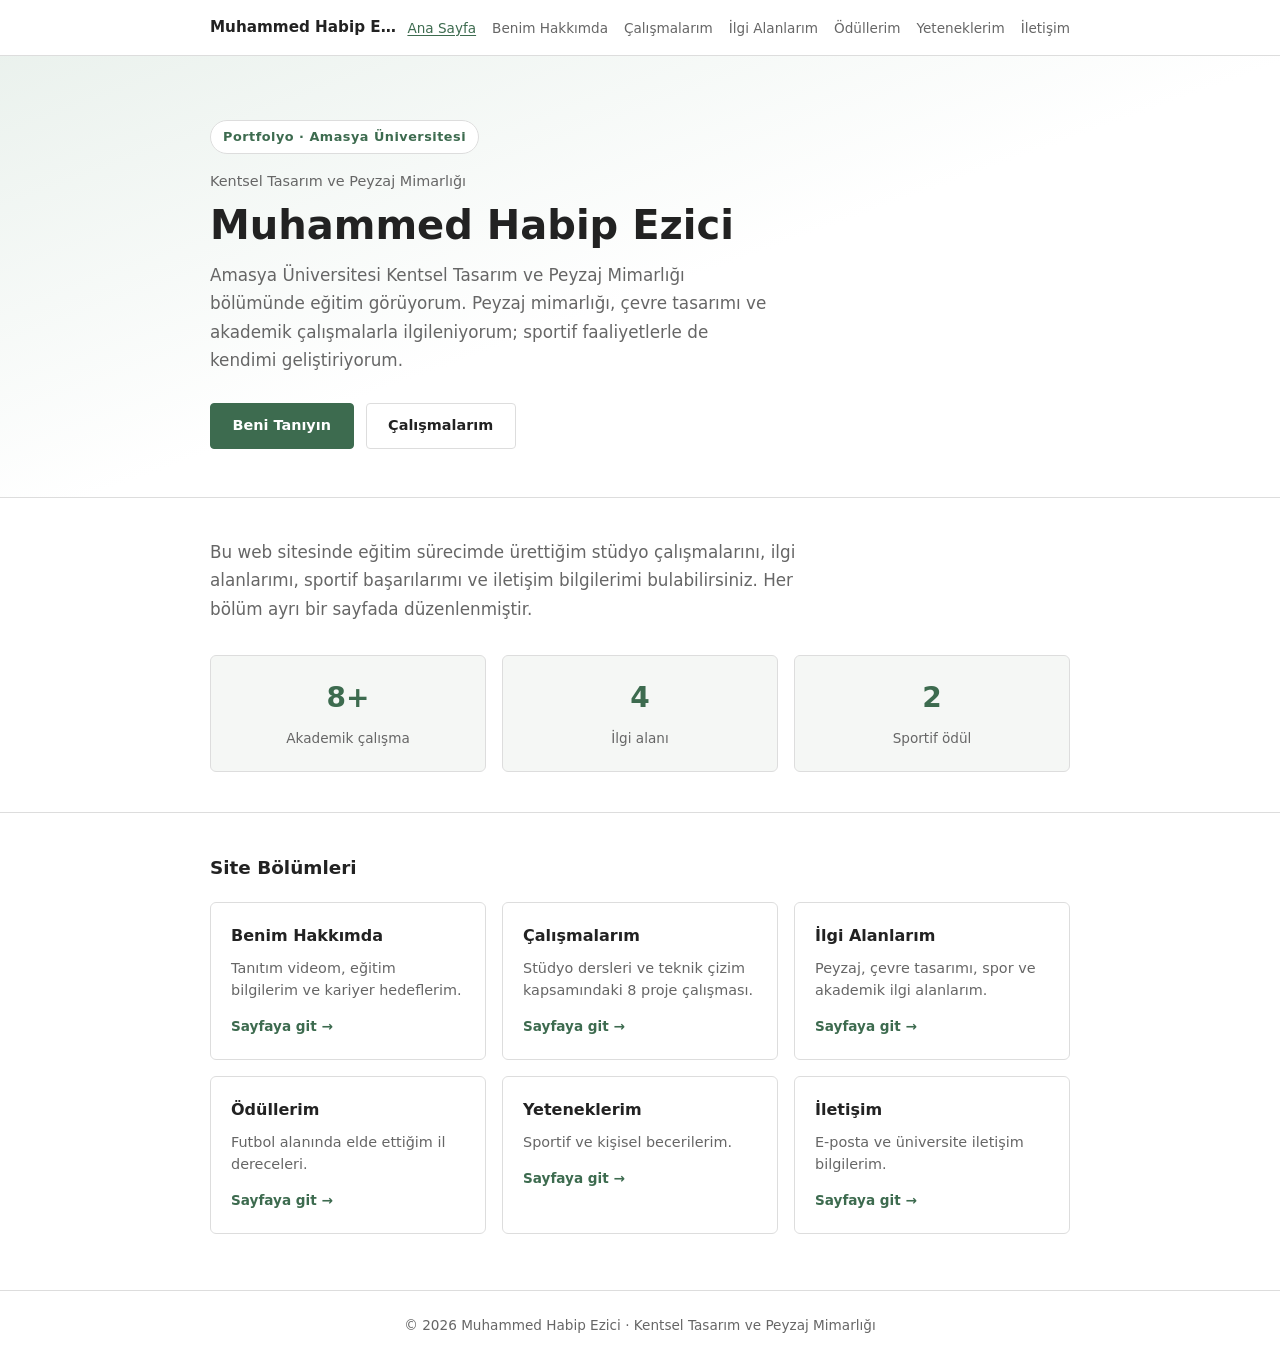
<file: index.html>
<!DOCTYPE html>
<html lang="tr">
<head>
  <meta charset="UTF-8">
  <meta name="viewport" content="width=device-width, initial-scale=1.0">
  <meta name="description" content="Muhammed Habip Ezici - Kentsel Tasarım ve Peyzaj Mimarlığı öğrencisi portfolyo sitesi">
  <title>Ana Sayfa | Muhammed Habip Ezici</title>
  <link rel="stylesheet" href="css/style.css">
</head>
<body class="page-home">

  <header class="header">
    <nav class="nav" aria-label="Ana navigasyon">
      <a href="index.html" class="nav__logo">Muhammed Habip Ezici</a>
      <input type="checkbox" id="nav-check" class="nav__checkbox">
      <label for="nav-check" class="nav__toggle">
        <span class="nav__toggle-bars" aria-hidden="true"><span></span><span></span><span></span></span>
        <span>Menü</span>
      </label>
      <div class="nav__backdrop" id="nav-backdrop"></div>
      <ul class="nav__menu">
        <li><a href="index.html" class="nav__link">Ana Sayfa</a></li>
        <li><a href="hakkimda.html" class="nav__link">Benim Hakkımda</a></li>
        <li><a href="calismalarim.html" class="nav__link">Çalışmalarım</a></li>
        <li><a href="ilgi-alanlarim.html" class="nav__link">İlgi Alanlarım</a></li>
        <li><a href="odullerim.html" class="nav__link">Ödüllerim</a></li>
        <li><a href="yeteneklerim.html" class="nav__link">Yeteneklerim</a></li>
        <li><a href="iletisim.html" class="nav__link">İletişim</a></li>
      </ul>
    </nav>
  </header>

  <main>
    <section class="hero hero--home">
      <div class="container">
        <p class="hero__badge anim">Portfolyo · Amasya Üniversitesi</p>
        <p class="hero__subtitle anim anim--1">Kentsel Tasarım ve Peyzaj Mimarlığı</p>
        <h1 class="hero__title anim anim--2">Muhammed Habip Ezici</h1>
        <p class="hero__desc anim anim--3">
          Amasya Üniversitesi Kentsel Tasarım ve Peyzaj Mimarlığı bölümünde eğitim görüyorum. Peyzaj mimarlığı, çevre tasarımı ve akademik çalışmalarla ilgileniyorum; sportif faaliyetlerle de kendimi geliştiriyorum.
        </p>
        <div class="hero__actions anim anim--4">
          <a href="hakkimda.html" class="btn btn--primary">Beni Tanıyın</a>
          <a href="calismalarim.html" class="btn btn--outline">Çalışmalarım</a>
        </div>
      </div>
    </section>

    <section class="home-intro">
      <div class="container">
        <p class="home-intro__text anim">
          Bu web sitesinde eğitim sürecimde ürettiğim stüdyo çalışmalarını, ilgi alanlarımı, sportif başarılarımı ve iletişim bilgilerimi bulabilirsiniz. Her bölüm ayrı bir sayfada düzenlenmiştir.
        </p>
        <ul class="home-stats">
          <li class="home-stat anim">
            <span class="home-stat__num">8+</span>
            <span class="home-stat__label">Akademik çalışma</span>
          </li>
          <li class="home-stat anim">
            <span class="home-stat__num">4</span>
            <span class="home-stat__label">İlgi alanı</span>
          </li>
          <li class="home-stat anim">
            <span class="home-stat__num">2</span>
            <span class="home-stat__label">Sportif ödül</span>
          </li>
        </ul>
      </div>
    </section>

    <section class="home-cards">
      <div class="container">
        <h2 class="home-cards__title">Site Bölümleri</h2>
        <div class="card-grid">

          <a href="hakkimda.html" class="home-card anim">
            <h3>Benim Hakkımda</h3>
            <p>Tanıtım videom, eğitim bilgilerim ve kariyer hedeflerim.</p>
            <span class="home-card__link">Sayfaya git →</span>
          </a>

          <a href="calismalarim.html" class="home-card anim">
            <h3>Çalışmalarım</h3>
            <p>Stüdyo dersleri ve teknik çizim kapsamındaki 8 proje çalışması.</p>
            <span class="home-card__link">Sayfaya git →</span>
          </a>

          <a href="ilgi-alanlarim.html" class="home-card anim">
            <h3>İlgi Alanlarım</h3>
            <p>Peyzaj, çevre tasarımı, spor ve akademik ilgi alanlarım.</p>
            <span class="home-card__link">Sayfaya git →</span>
          </a>

          <a href="odullerim.html" class="home-card anim">
            <h3>Ödüllerim</h3>
            <p>Futbol alanında elde ettiğim il dereceleri.</p>
            <span class="home-card__link">Sayfaya git →</span>
          </a>

          <a href="yeteneklerim.html" class="home-card anim">
            <h3>Yeteneklerim</h3>
            <p>Sportif ve kişisel becerilerim.</p>
            <span class="home-card__link">Sayfaya git →</span>
          </a>

          <a href="iletisim.html" class="home-card anim">
            <h3>İletişim</h3>
            <p>E-posta ve üniversite iletişim bilgilerim.</p>
            <span class="home-card__link">Sayfaya git →</span>
          </a>

        </div>
      </div>
    </section>
  </main>

  <footer class="footer">
    <div class="container">
      <p>&copy; 2026 Muhammed Habip Ezici · Kentsel Tasarım ve Peyzaj Mimarlığı</p>
    </div>
  </footer>

  <script src="js/main.js"></script>
</body>
</html>
</file>
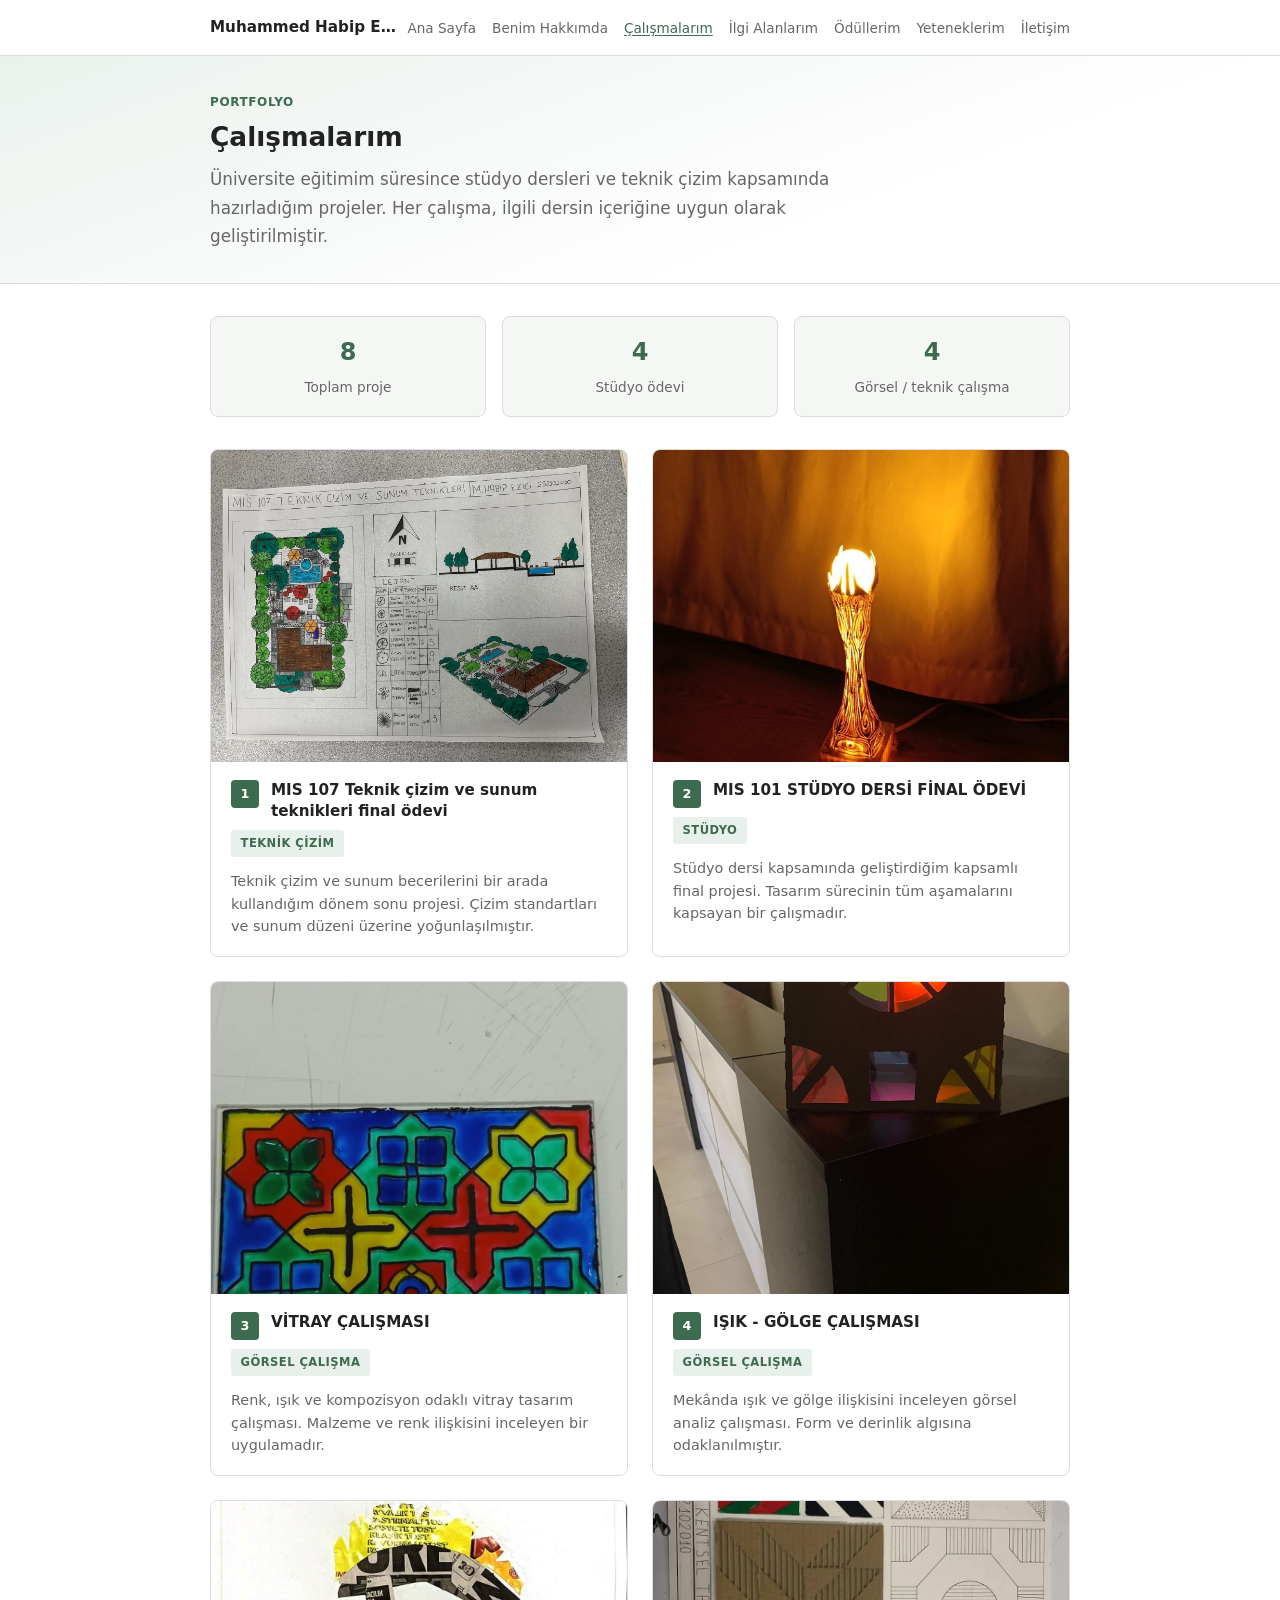
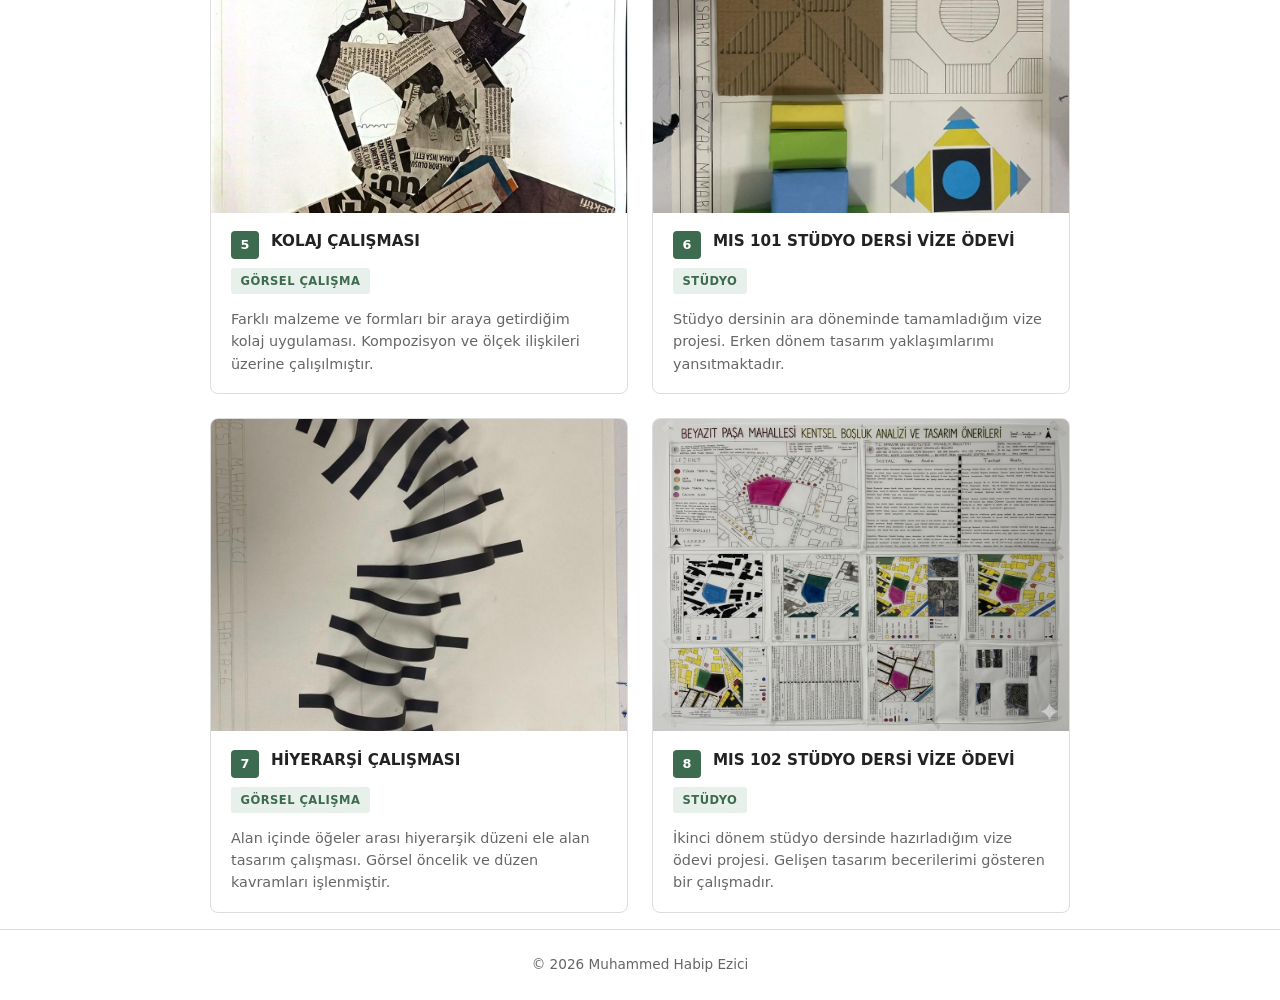
<file: calismalarim.html>
<!DOCTYPE html>
<html lang="tr">
<head>
  <meta charset="UTF-8">
  <meta name="viewport" content="width=device-width, initial-scale=1.0">
  <title>Çalışmalarım | Muhammed Habip Ezici</title>
  <link rel="stylesheet" href="css/style.css">
</head>
<body class="page-inner">

  <header class="header">
    <nav class="nav" aria-label="Ana navigasyon">
      <a href="index.html" class="nav__logo">Muhammed Habip Ezici</a>
      <input type="checkbox" id="nav-check" class="nav__checkbox">
      <label for="nav-check" class="nav__toggle">
        <span class="nav__toggle-bars" aria-hidden="true"><span></span><span></span><span></span></span>
        <span>Menü</span>
      </label>
      <div class="nav__backdrop" id="nav-backdrop"></div>
      <ul class="nav__menu">
        <li><a href="index.html" class="nav__link">Ana Sayfa</a></li>
        <li><a href="hakkimda.html" class="nav__link">Benim Hakkımda</a></li>
        <li><a href="calismalarim.html" class="nav__link">Çalışmalarım</a></li>
        <li><a href="ilgi-alanlarim.html" class="nav__link">İlgi Alanlarım</a></li>
        <li><a href="odullerim.html" class="nav__link">Ödüllerim</a></li>
        <li><a href="yeteneklerim.html" class="nav__link">Yeteneklerim</a></li>
        <li><a href="iletisim.html" class="nav__link">İletişim</a></li>
      </ul>
    </nav>
  </header>

  <div class="page-header">
    <div class="container">
      <span class="page-header__badge">Portfolyo</span>
      <h1 class="section__title">Çalışmalarım</h1>
      <p class="page-lead">Üniversite eğitimim süresince stüdyo dersleri ve teknik çizim kapsamında hazırladığım projeler. Her çalışma, ilgili dersin içeriğine uygun olarak geliştirilmiştir.</p>
    </div>
  </div>

  <main class="page page__content">
    <div class="container">

      <ul class="portfolio__summary">
        <li><strong>8</strong><span>Toplam proje</span></li>
        <li><strong>4</strong><span>Stüdyo ödevi</span></li>
        <li><strong>4</strong><span>Görsel / teknik çalışma</span></li>
      </ul>

      <div class="portfolio__grid">

        <article class="portfolio__item">
          <figure>
            <img src="assets/images/calisma01.jpeg" alt="MIS 107 Teknik çizim ve sunum teknikleri final ödevi" loading="lazy">
            <figcaption>
              <div class="portfolio__item-header">
                <span class="portfolio__num">1</span>
                <h3>MIS 107 Teknik çizim ve sunum teknikleri final ödevi</h3>
              </div>
              <span class="tag">Teknik Çizim</span>
              <p>Teknik çizim ve sunum becerilerini bir arada kullandığım dönem sonu projesi. Çizim standartları ve sunum düzeni üzerine yoğunlaşılmıştır.</p>
            </figcaption>
          </figure>
        </article>

        <article class="portfolio__item">
          <figure>
            <img src="assets/images/calisma02.jpeg" alt="MIS 101 STÜDYO DERSİ FİNAL ÖDEVİ" loading="lazy">
            <figcaption>
              <div class="portfolio__item-header">
                <span class="portfolio__num">2</span>
                <h3>MIS 101 STÜDYO DERSİ FİNAL ÖDEVİ</h3>
              </div>
              <span class="tag">Stüdyo</span>
              <p>Stüdyo dersi kapsamında geliştirdiğim kapsamlı final projesi. Tasarım sürecinin tüm aşamalarını kapsayan bir çalışmadır.</p>
            </figcaption>
          </figure>
        </article>

        <article class="portfolio__item">
          <figure>
            <img src="assets/images/calisma03.jpeg" alt="VİTRAY ÇALIŞMASI" loading="lazy">
            <figcaption>
              <div class="portfolio__item-header">
                <span class="portfolio__num">3</span>
                <h3>VİTRAY ÇALIŞMASI</h3>
              </div>
              <span class="tag">Görsel Çalışma</span>
              <p>Renk, ışık ve kompozisyon odaklı vitray tasarım çalışması. Malzeme ve renk ilişkisini inceleyen bir uygulamadır.</p>
            </figcaption>
          </figure>
        </article>

        <article class="portfolio__item">
          <figure>
            <img src="assets/images/calisma04.jpeg" alt="IŞIK - GÖLGE ÇALIŞMASI" loading="lazy">
            <figcaption>
              <div class="portfolio__item-header">
                <span class="portfolio__num">4</span>
                <h3>IŞIK - GÖLGE ÇALIŞMASI</h3>
              </div>
              <span class="tag">Görsel Çalışma</span>
              <p>Mekânda ışık ve gölge ilişkisini inceleyen görsel analiz çalışması. Form ve derinlik algısına odaklanılmıştır.</p>
            </figcaption>
          </figure>
        </article>

        <article class="portfolio__item">
          <figure>
            <img src="assets/images/calisma05.jpeg" alt="KOLAJ ÇALIŞMASI" loading="lazy">
            <figcaption>
              <div class="portfolio__item-header">
                <span class="portfolio__num">5</span>
                <h3>KOLAJ ÇALIŞMASI</h3>
              </div>
              <span class="tag">Görsel Çalışma</span>
              <p>Farklı malzeme ve formları bir araya getirdiğim kolaj uygulaması. Kompozisyon ve ölçek ilişkileri üzerine çalışılmıştır.</p>
            </figcaption>
          </figure>
        </article>

        <article class="portfolio__item">
          <figure>
            <img src="assets/images/calisma06.jpeg" alt="MIS 101 STÜDYO DERSİ VİZE ÖDEVİ" loading="lazy">
            <figcaption>
              <div class="portfolio__item-header">
                <span class="portfolio__num">6</span>
                <h3>MIS 101 STÜDYO DERSİ VİZE ÖDEVİ</h3>
              </div>
              <span class="tag">Stüdyo</span>
              <p>Stüdyo dersinin ara döneminde tamamladığım vize projesi. Erken dönem tasarım yaklaşımlarımı yansıtmaktadır.</p>
            </figcaption>
          </figure>
        </article>

        <article class="portfolio__item">
          <figure>
            <img src="assets/images/calisma07.jpeg" alt="HİYERARŞİ ÇALIŞMASI" loading="lazy">
            <figcaption>
              <div class="portfolio__item-header">
                <span class="portfolio__num">7</span>
                <h3>HİYERARŞİ ÇALIŞMASI</h3>
              </div>
              <span class="tag">Görsel Çalışma</span>
              <p>Alan içinde öğeler arası hiyerarşik düzeni ele alan tasarım çalışması. Görsel öncelik ve düzen kavramları işlenmiştir.</p>
            </figcaption>
          </figure>
        </article>

        <article class="portfolio__item">
          <figure>
            <img src="assets/images/calisma08.png" alt="MIS 102 STÜDYO DERSİ VİZE ÖDEVİ" loading="lazy">
            <figcaption>
              <div class="portfolio__item-header">
                <span class="portfolio__num">8</span>
                <h3>MIS 102 STÜDYO DERSİ VİZE ÖDEVİ</h3>
              </div>
              <span class="tag">Stüdyo</span>
              <p>İkinci dönem stüdyo dersinde hazırladığım vize ödevi projesi. Gelişen tasarım becerilerimi gösteren bir çalışmadır.</p>
            </figcaption>
          </figure>
        </article>

      </div>
    </div>
  </main>

  <footer class="footer">
    <div class="container">
      <p>&copy; 2026 Muhammed Habip Ezici</p>
    </div>
  </footer>

  <script src="js/main.js"></script>
</body>
</html>
</file>
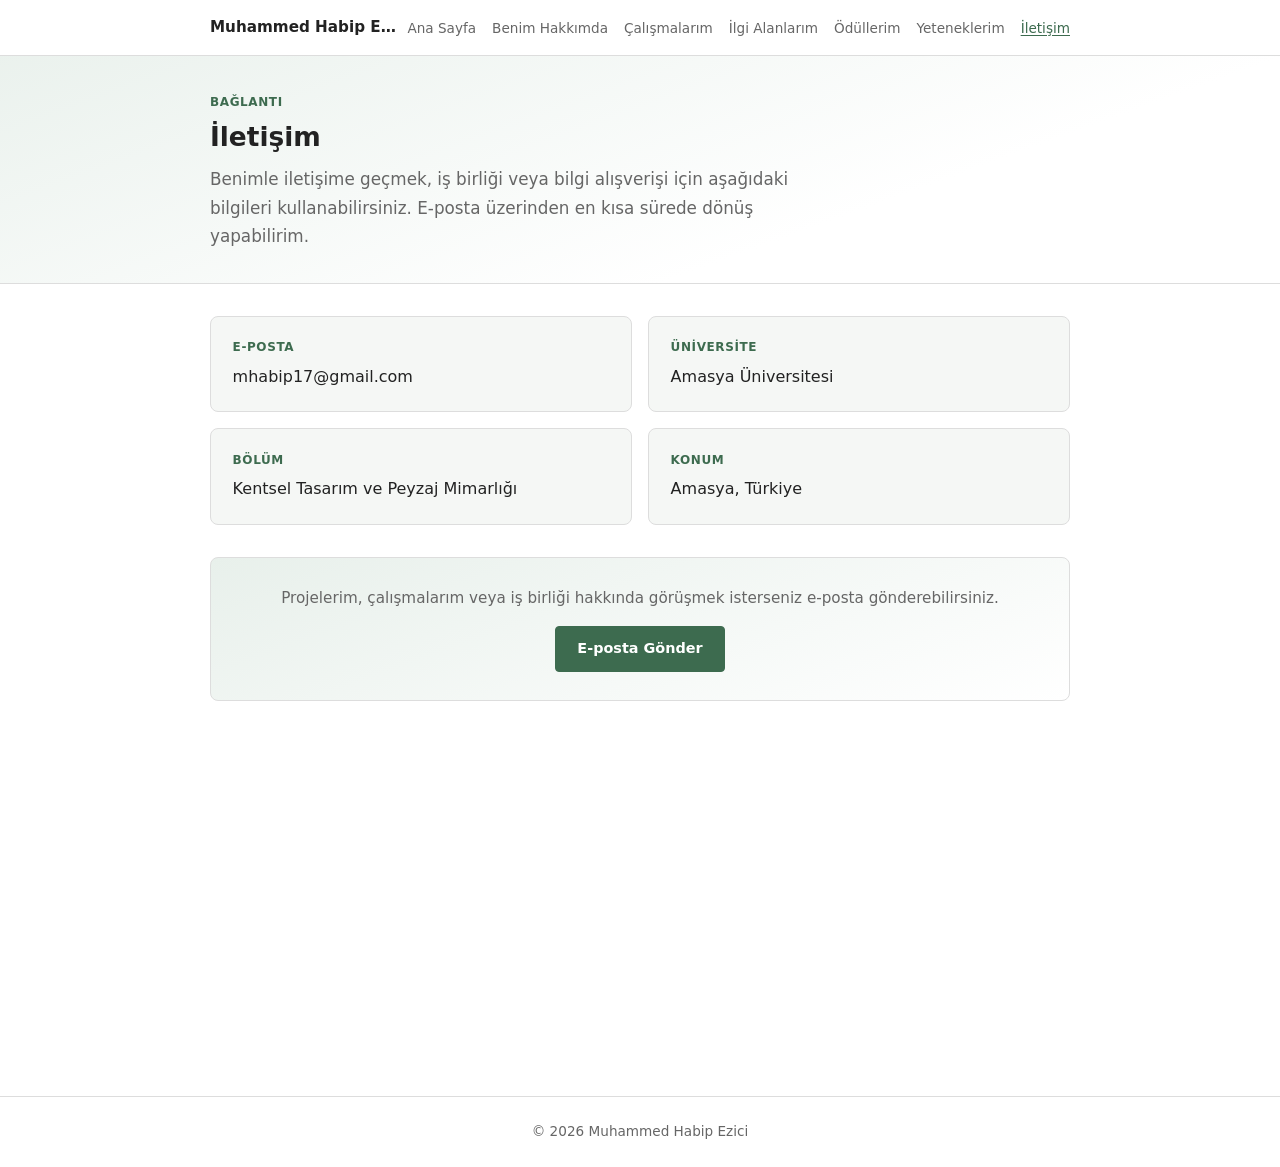
<file: iletisim.html>
<!DOCTYPE html>
<html lang="tr">
<head>
  <meta charset="UTF-8">
  <meta name="viewport" content="width=device-width, initial-scale=1.0">
  <title>İletişim | Muhammed Habip Ezici</title>
  <link rel="stylesheet" href="css/style.css">
</head>
<body class="page-inner">

  <header class="header">
    <nav class="nav" aria-label="Ana navigasyon">
      <a href="index.html" class="nav__logo">Muhammed Habip Ezici</a>
      <input type="checkbox" id="nav-check" class="nav__checkbox">
      <label for="nav-check" class="nav__toggle">
        <span class="nav__toggle-bars" aria-hidden="true"><span></span><span></span><span></span></span>
        <span>Menü</span>
      </label>
      <div class="nav__backdrop" id="nav-backdrop"></div>
      <ul class="nav__menu">
        <li><a href="index.html" class="nav__link">Ana Sayfa</a></li>
        <li><a href="hakkimda.html" class="nav__link">Benim Hakkımda</a></li>
        <li><a href="calismalarim.html" class="nav__link">Çalışmalarım</a></li>
        <li><a href="ilgi-alanlarim.html" class="nav__link">İlgi Alanlarım</a></li>
        <li><a href="odullerim.html" class="nav__link">Ödüllerim</a></li>
        <li><a href="yeteneklerim.html" class="nav__link">Yeteneklerim</a></li>
        <li><a href="iletisim.html" class="nav__link">İletişim</a></li>
      </ul>
    </nav>
  </header>

  <div class="page-header">
    <div class="container">
      <span class="page-header__badge">Bağlantı</span>
      <h1 class="section__title">İletişim</h1>
      <p class="page-lead">Benimle iletişime geçmek, iş birliği veya bilgi alışverişi için aşağıdaki bilgileri kullanabilirsiniz. E-posta üzerinden en kısa sürede dönüş yapabilirim.</p>
    </div>
  </div>

  <main class="page page__content">
    <div class="container">

      <div class="contact__grid">
        <div class="contact-card">
          <span class="contact-card__label">E-posta</span>
          <a href="mailto:mhabip17@gmail.com" class="contact-card__value">mhabip17@gmail.com</a>
        </div>
        <div class="contact-card">
          <span class="contact-card__label">Üniversite</span>
          <span class="contact-card__value">Amasya Üniversitesi</span>
        </div>
        <div class="contact-card">
          <span class="contact-card__label">Bölüm</span>
          <span class="contact-card__value">Kentsel Tasarım ve Peyzaj Mimarlığı</span>
        </div>
        <div class="contact-card">
          <span class="contact-card__label">Konum</span>
          <span class="contact-card__value">Amasya, Türkiye</span>
        </div>
      </div>

      <div class="contact-cta">
        <p>Projelerim, çalışmalarım veya iş birliği hakkında görüşmek isterseniz e-posta gönderebilirsiniz.</p>
        <a href="mailto:mhabip17@gmail.com" class="btn btn--primary">E-posta Gönder</a>
      </div>

    </div>
  </main>

  <footer class="footer">
    <div class="container">
      <p>&copy; 2026 Muhammed Habip Ezici</p>
    </div>
  </footer>

  <script src="js/main.js"></script>
</body>
</html>
</file>
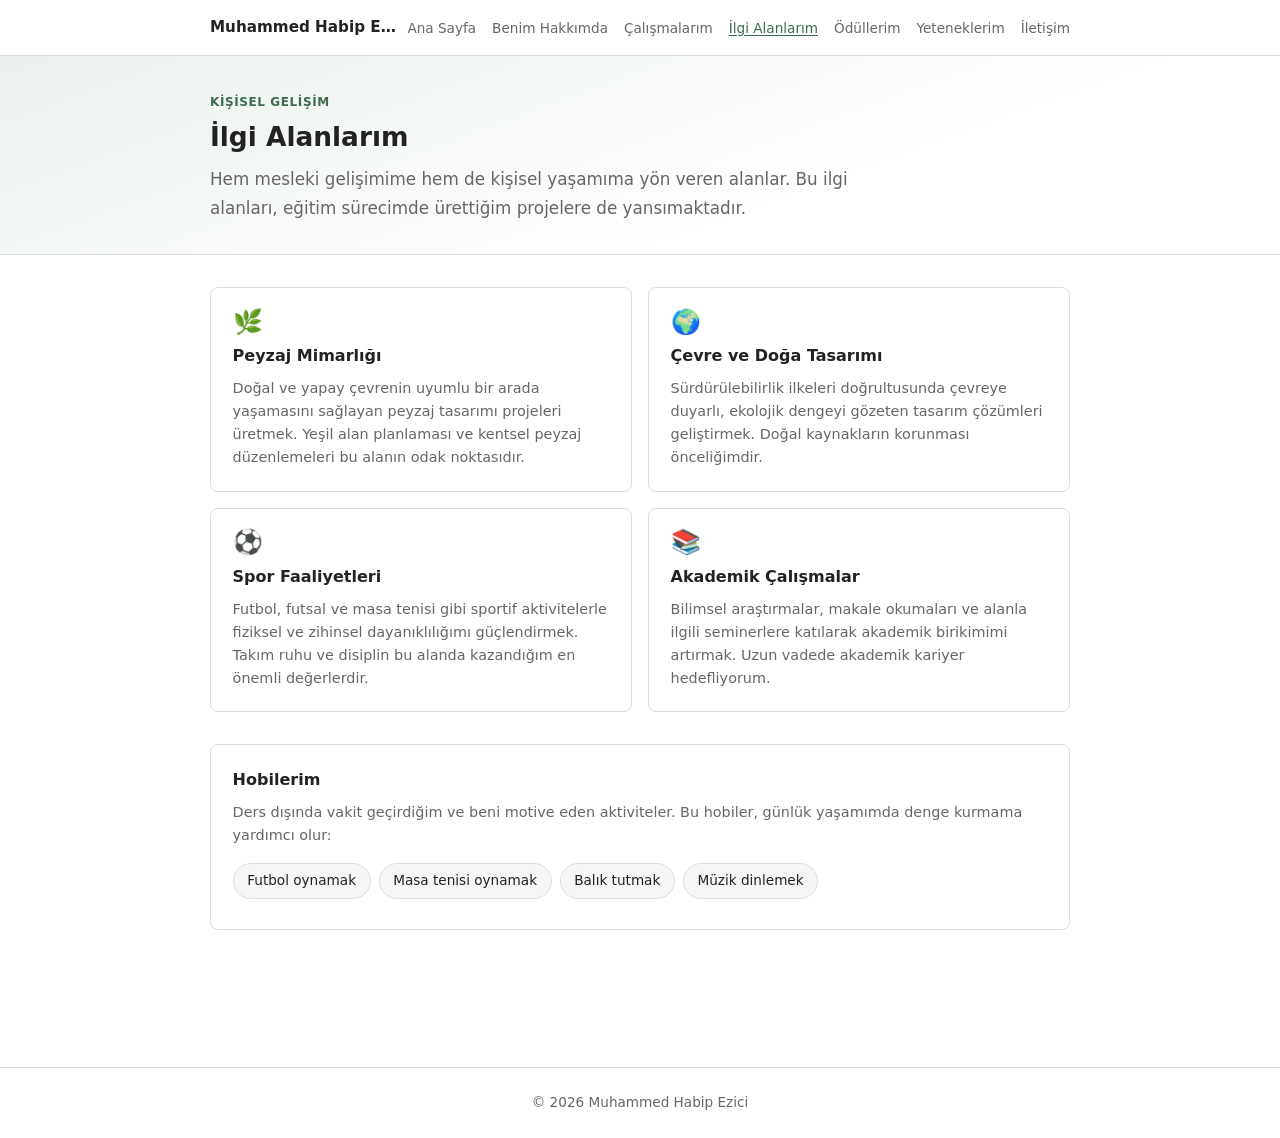
<file: ilgi-alanlarim.html>
<!DOCTYPE html>
<html lang="tr">
<head>
  <meta charset="UTF-8">
  <meta name="viewport" content="width=device-width, initial-scale=1.0">
  <title>İlgi Alanlarım | Muhammed Habip Ezici</title>
  <link rel="stylesheet" href="css/style.css">
</head>
<body class="page-inner">

  <header class="header">
    <nav class="nav" aria-label="Ana navigasyon">
      <a href="index.html" class="nav__logo">Muhammed Habip Ezici</a>
      <input type="checkbox" id="nav-check" class="nav__checkbox">
      <label for="nav-check" class="nav__toggle">
        <span class="nav__toggle-bars" aria-hidden="true"><span></span><span></span><span></span></span>
        <span>Menü</span>
      </label>
      <div class="nav__backdrop" id="nav-backdrop"></div>
      <ul class="nav__menu">
        <li><a href="index.html" class="nav__link">Ana Sayfa</a></li>
        <li><a href="hakkimda.html" class="nav__link">Benim Hakkımda</a></li>
        <li><a href="calismalarim.html" class="nav__link">Çalışmalarım</a></li>
        <li><a href="ilgi-alanlarim.html" class="nav__link">İlgi Alanlarım</a></li>
        <li><a href="odullerim.html" class="nav__link">Ödüllerim</a></li>
        <li><a href="yeteneklerim.html" class="nav__link">Yeteneklerim</a></li>
        <li><a href="iletisim.html" class="nav__link">İletişim</a></li>
      </ul>
    </nav>
  </header>

  <div class="page-header">
    <div class="container">
      <span class="page-header__badge">Kişisel Gelişim</span>
      <h1 class="section__title">İlgi Alanlarım</h1>
      <p class="page-lead">Hem mesleki gelişimime hem de kişisel yaşamıma yön veren alanlar. Bu ilgi alanları, eğitim sürecimde ürettiğim projelere de yansımaktadır.</p>
    </div>
  </div>

  <main class="page page__content">
    <div class="container">

      <div class="interests__grid">
        <article class="interest-card">
          <div class="interest-card__icon" aria-hidden="true">🌿</div>
          <h3>Peyzaj Mimarlığı</h3>
          <p>Doğal ve yapay çevrenin uyumlu bir arada yaşamasını sağlayan peyzaj tasarımı projeleri üretmek. Yeşil alan planlaması ve kentsel peyzaj düzenlemeleri bu alanın odak noktasıdır.</p>
        </article>
        <article class="interest-card">
          <div class="interest-card__icon" aria-hidden="true">🌍</div>
          <h3>Çevre ve Doğa Tasarımı</h3>
          <p>Sürdürülebilirlik ilkeleri doğrultusunda çevreye duyarlı, ekolojik dengeyi gözeten tasarım çözümleri geliştirmek. Doğal kaynakların korunması önceliğimdir.</p>
        </article>
        <article class="interest-card">
          <div class="interest-card__icon" aria-hidden="true">⚽</div>
          <h3>Spor Faaliyetleri</h3>
          <p>Futbol, futsal ve masa tenisi gibi sportif aktivitelerle fiziksel ve zihinsel dayanıklılığımı güçlendirmek. Takım ruhu ve disiplin bu alanda kazandığım en önemli değerlerdir.</p>
        </article>
        <article class="interest-card">
          <div class="interest-card__icon" aria-hidden="true">📚</div>
          <h3>Akademik Çalışmalar</h3>
          <p>Bilimsel araştırmalar, makale okumaları ve alanla ilgili seminerlere katılarak akademik birikimimi artırmak. Uzun vadede akademik kariyer hedefliyorum.</p>
        </article>
      </div>

      <div class="panel hobbies">
        <h3>Hobilerim</h3>
        <p class="hobbies__lead">Ders dışında vakit geçirdiğim ve beni motive eden aktiviteler. Bu hobiler, günlük yaşamımda denge kurmama yardımcı olur:</p>
        <div class="tag-row">
          <span class="tag tag--soft">Futbol oynamak</span>
          <span class="tag tag--soft">Masa tenisi oynamak</span>
          <span class="tag tag--soft">Balık tutmak</span>
          <span class="tag tag--soft">Müzik dinlemek</span>
        </div>
      </div>

    </div>
  </main>

  <footer class="footer">
    <div class="container">
      <p>&copy; 2026 Muhammed Habip Ezici</p>
    </div>
  </footer>

  <script src="js/main.js"></script>
</body>
</html>
</file>
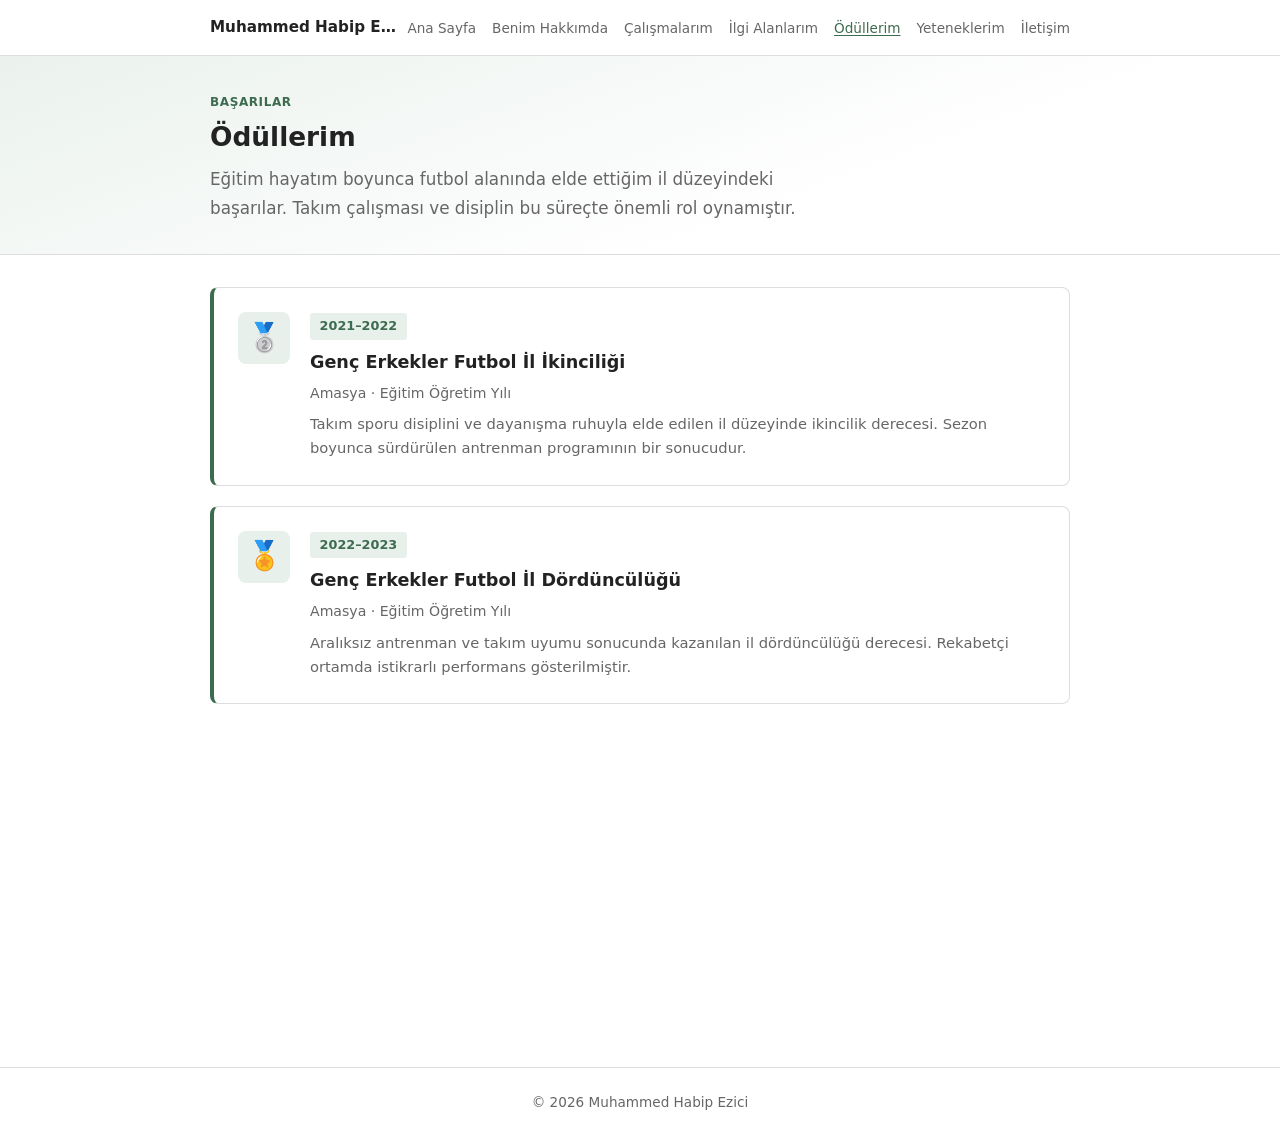
<file: odullerim.html>
<!DOCTYPE html>
<html lang="tr">
<head>
  <meta charset="UTF-8">
  <meta name="viewport" content="width=device-width, initial-scale=1.0">
  <title>Ödüllerim | Muhammed Habip Ezici</title>
  <link rel="stylesheet" href="css/style.css">
</head>
<body class="page-inner">

  <header class="header">
    <nav class="nav" aria-label="Ana navigasyon">
      <a href="index.html" class="nav__logo">Muhammed Habip Ezici</a>
      <input type="checkbox" id="nav-check" class="nav__checkbox">
      <label for="nav-check" class="nav__toggle">
        <span class="nav__toggle-bars" aria-hidden="true"><span></span><span></span><span></span></span>
        <span>Menü</span>
      </label>
      <div class="nav__backdrop" id="nav-backdrop"></div>
      <ul class="nav__menu">
        <li><a href="index.html" class="nav__link">Ana Sayfa</a></li>
        <li><a href="hakkimda.html" class="nav__link">Benim Hakkımda</a></li>
        <li><a href="calismalarim.html" class="nav__link">Çalışmalarım</a></li>
        <li><a href="ilgi-alanlarim.html" class="nav__link">İlgi Alanlarım</a></li>
        <li><a href="odullerim.html" class="nav__link">Ödüllerim</a></li>
        <li><a href="yeteneklerim.html" class="nav__link">Yeteneklerim</a></li>
        <li><a href="iletisim.html" class="nav__link">İletişim</a></li>
      </ul>
    </nav>
  </header>

  <div class="page-header">
    <div class="container">
      <span class="page-header__badge">Başarılar</span>
      <h1 class="section__title">Ödüllerim</h1>
      <p class="page-lead">Eğitim hayatım boyunca futbol alanında elde ettiğim il düzeyindeki başarılar. Takım çalışması ve disiplin bu süreçte önemli rol oynamıştır.</p>
    </div>
  </div>

  <main class="page page__content">
    <div class="container">

      <div class="awards__grid">

        <article class="award-card">
          <div class="award-card__icon" aria-hidden="true">🥈</div>
          <div>
            <span class="award-card__year">2021–2022</span>
            <h3>Genç Erkekler Futbol İl İkinciliği</h3>
            <p class="award-card__meta">Amasya · Eğitim Öğretim Yılı</p>
            <p class="award-card__desc">Takım sporu disiplini ve dayanışma ruhuyla elde edilen il düzeyinde ikincilik derecesi. Sezon boyunca sürdürülen antrenman programının bir sonucudur.</p>
          </div>
        </article>

        <article class="award-card">
          <div class="award-card__icon" aria-hidden="true">🏅</div>
          <div>
            <span class="award-card__year">2022–2023</span>
            <h3>Genç Erkekler Futbol İl Dördüncülüğü</h3>
            <p class="award-card__meta">Amasya · Eğitim Öğretim Yılı</p>
            <p class="award-card__desc">Aralıksız antrenman ve takım uyumu sonucunda kazanılan il dördüncülüğü derecesi. Rekabetçi ortamda istikrarlı performans gösterilmiştir.</p>
          </div>
        </article>

      </div>

    </div>
  </main>

  <footer class="footer">
    <div class="container">
      <p>&copy; 2026 Muhammed Habip Ezici</p>
    </div>
  </footer>

  <script src="js/main.js"></script>
</body>
</html>
</file>
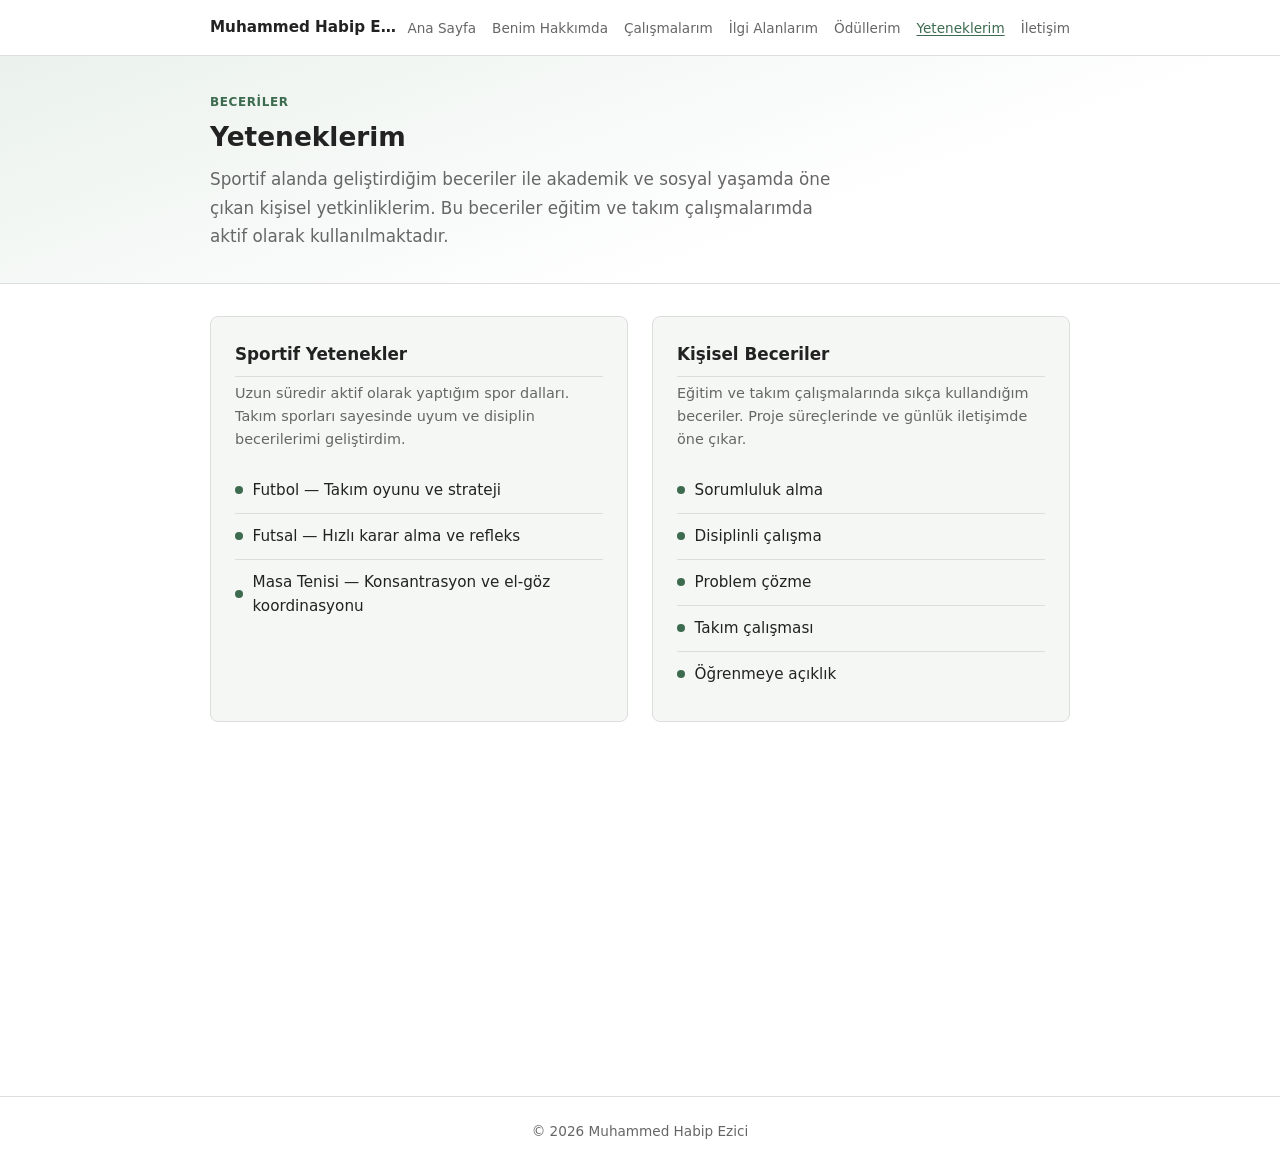
<file: yeteneklerim.html>
<!DOCTYPE html>
<html lang="tr">
<head>
  <meta charset="UTF-8">
  <meta name="viewport" content="width=device-width, initial-scale=1.0">
  <title>Yeteneklerim | Muhammed Habip Ezici</title>
  <link rel="stylesheet" href="css/style.css">
</head>
<body class="page-inner">

  <header class="header">
    <nav class="nav" aria-label="Ana navigasyon">
      <a href="index.html" class="nav__logo">Muhammed Habip Ezici</a>
      <input type="checkbox" id="nav-check" class="nav__checkbox">
      <label for="nav-check" class="nav__toggle">
        <span class="nav__toggle-bars" aria-hidden="true"><span></span><span></span><span></span></span>
        <span>Menü</span>
      </label>
      <div class="nav__backdrop" id="nav-backdrop"></div>
      <ul class="nav__menu">
        <li><a href="index.html" class="nav__link">Ana Sayfa</a></li>
        <li><a href="hakkimda.html" class="nav__link">Benim Hakkımda</a></li>
        <li><a href="calismalarim.html" class="nav__link">Çalışmalarım</a></li>
        <li><a href="ilgi-alanlarim.html" class="nav__link">İlgi Alanlarım</a></li>
        <li><a href="odullerim.html" class="nav__link">Ödüllerim</a></li>
        <li><a href="yeteneklerim.html" class="nav__link">Yeteneklerim</a></li>
        <li><a href="iletisim.html" class="nav__link">İletişim</a></li>
      </ul>
    </nav>
  </header>

  <div class="page-header">
    <div class="container">
      <span class="page-header__badge">Beceriler</span>
      <h1 class="section__title">Yeteneklerim</h1>
      <p class="page-lead">Sportif alanda geliştirdiğim beceriler ile akademik ve sosyal yaşamda öne çıkan kişisel yetkinliklerim. Bu beceriler eğitim ve takım çalışmalarımda aktif olarak kullanılmaktadır.</p>
    </div>
  </div>

  <main class="page page__content">
    <div class="container">

      <div class="skills__grid">
        <div class="skill-card">
          <h3>Sportif Yetenekler</h3>
          <p class="skills__intro">Uzun süredir aktif olarak yaptığım spor dalları. Takım sporları sayesinde uyum ve disiplin becerilerimi geliştirdim.</p>
          <ul class="skill-list">
            <li><span class="skill-list__dot"></span>Futbol — Takım oyunu ve strateji</li>
            <li><span class="skill-list__dot"></span>Futsal — Hızlı karar alma ve refleks</li>
            <li><span class="skill-list__dot"></span>Masa Tenisi — Konsantrasyon ve el-göz koordinasyonu</li>
          </ul>
        </div>
        <div class="skill-card">
          <h3>Kişisel Beceriler</h3>
          <p class="skills__intro">Eğitim ve takım çalışmalarında sıkça kullandığım beceriler. Proje süreçlerinde ve günlük iletişimde öne çıkar.</p>
          <ul class="skill-list">
            <li><span class="skill-list__dot"></span>Sorumluluk alma</li>
            <li><span class="skill-list__dot"></span>Disiplinli çalışma</li>
            <li><span class="skill-list__dot"></span>Problem çözme</li>
            <li><span class="skill-list__dot"></span>Takım çalışması</li>
            <li><span class="skill-list__dot"></span>Öğrenmeye açıklık</li>
          </ul>
        </div>
      </div>

    </div>
  </main>

  <footer class="footer">
    <div class="container">
      <p>&copy; 2026 Muhammed Habip Ezici</p>
    </div>
  </footer>

  <script src="js/main.js"></script>
</body>
</html>
</file>
<file: css/style.css>
:root {
  --color-text: #222;
  --color-text-light: #666;
  --color-border: #ddd;
  --color-bg: #fff;
  --color-bg-alt: #f5f7f5;
  --color-accent: #3d6b4f;
  --color-accent-soft: #e8f0eb;

  --font: system-ui, -apple-system, 'Segoe UI', sans-serif;
  --header-height: 3.5rem;
  --max-width: 900px;
  --nav-break: 900px;
}

*, *::before, *::after {
  box-sizing: border-box;
  margin: 0;
  padding: 0;
}

html {
  scroll-padding-top: var(--header-height);
}

body {
  font-family: var(--font);
  font-size: 1rem;
  line-height: 1.6;
  color: var(--color-text);
  background-color: var(--color-bg);
}

body.menu-open {
  overflow: hidden;
}

img {
  max-width: 100%;
  height: auto;
  display: block;
}

a {
  color: var(--color-text);
  text-decoration: underline;
  text-underline-offset: 2px;
}

a:hover {
  color: var(--color-text-light);
}

ul {
  list-style: none;
}

.container {
  width: 100%;
  max-width: var(--max-width);
  margin: 0 auto;
  padding: 0 1.25rem;
}

.page {
  padding-bottom: 3rem;
  min-height: calc(100vh - var(--header-height) - 4rem);
}

.page-inner .page__content {
  padding-top: 0;
}

/* İç sayfa üst başlık */
.page-header {
  padding-top: calc(var(--header-height) + 2rem);
  padding-bottom: 2rem;
  margin-bottom: 2rem;
  background: linear-gradient(160deg, var(--color-accent-soft) 0%, var(--color-bg) 70%);
  border-bottom: 1px solid var(--color-border);
}

.page-header__badge {
  display: inline-block;
  font-size: 0.75rem;
  font-weight: 600;
  letter-spacing: 0.05em;
  text-transform: uppercase;
  color: var(--color-accent);
  margin-bottom: 0.5rem;
}

.section__title {
  font-size: 1.65rem;
  font-weight: 600;
  margin-bottom: 0.75rem;
  line-height: 1.25;
}

.page-lead {
  font-size: 1.05rem;
  color: var(--color-text-light);
  max-width: 640px;
  line-height: 1.7;
}

.page__content {
  padding-top: 0;
  padding-bottom: 1rem;
}

/* Genel kartlar */
.info-card,
.detail-card,
.panel {
  background: var(--color-bg);
  border: 1px solid var(--color-border);
  border-radius: 8px;
  padding: 1.35rem;
}

.detail-card {
  background: var(--color-bg-alt);
  border-left: 4px solid var(--color-accent);
}

.detail-card__title {
  font-size: 1rem;
  font-weight: 600;
  margin-bottom: 0.75rem;
  color: var(--color-text);
}

.tag {
  display: inline-block;
  font-size: 0.72rem;
  font-weight: 600;
  text-transform: uppercase;
  letter-spacing: 0.04em;
  color: var(--color-accent);
  background: var(--color-accent-soft);
  padding: 0.25rem 0.6rem;
  border-radius: 3px;
  margin-bottom: 0.5rem;
}

.tag-row {
  display: flex;
  flex-wrap: wrap;
  gap: 0.5rem;
  margin-top: 0.75rem;
}

.tag--soft {
  text-transform: none;
  letter-spacing: 0;
  font-size: 0.85rem;
  font-weight: 500;
  color: var(--color-text);
  background: var(--color-bg-alt);
  border: 1px solid var(--color-border);
  padding: 0.4rem 0.85rem;
  border-radius: 2rem;
}

/* ---- Header / Nav ---- */
.header {
  position: fixed;
  top: 0;
  left: 0;
  width: 100%;
  height: var(--header-height);
  background-color: var(--color-bg);
  border-bottom: 1px solid var(--color-border);
  z-index: 1000;
}

.nav {
  display: flex;
  align-items: center;
  height: 100%;
  max-width: var(--max-width);
  margin: 0 auto;
  padding: 0 1.25rem;
  gap: 0.5rem;
}

.nav__logo {
  font-weight: 600;
  font-size: 0.95rem;
  text-decoration: none;
  flex: 1;
  min-width: 0;
  overflow: hidden;
  text-overflow: ellipsis;
  white-space: nowrap;
}

.nav__checkbox {
  position: absolute;
  width: 1px;
  height: 1px;
  padding: 0;
  margin: -1px;
  overflow: hidden;
  clip: rect(0, 0, 0, 0);
  white-space: nowrap;
  border: 0;
}

.nav__toggle {
  display: none;
  flex-shrink: 0;
  align-items: center;
  justify-content: center;
  gap: 0.35rem;
  min-width: 44px;
  min-height: 44px;
  padding: 0 0.5rem;
  background: var(--color-bg);
  border: 1px solid var(--color-border);
  border-radius: 4px;
  cursor: pointer;
  font-family: var(--font);
  font-size: 0.85rem;
  font-weight: 600;
  color: var(--color-text);
  user-select: none;
  -webkit-tap-highlight-color: transparent;
}

.nav__toggle-bars {
  display: flex;
  flex-direction: column;
  gap: 4px;
}

.nav__toggle-bars span {
  display: block;
  width: 18px;
  height: 2px;
  background-color: var(--color-text);
  transition: transform 0.2s, opacity 0.2s;
}

.nav__checkbox:checked + .nav__toggle .nav__toggle-bars span:nth-child(1) {
  transform: rotate(45deg) translate(4px, 4px);
}

.nav__checkbox:checked + .nav__toggle .nav__toggle-bars span:nth-child(2) {
  opacity: 0;
}

.nav__checkbox:checked + .nav__toggle .nav__toggle-bars span:nth-child(3) {
  transform: rotate(-45deg) translate(4px, -4px);
}

.nav__menu {
  display: flex;
  flex-wrap: wrap;
  gap: 0.25rem 1rem;
  list-style: none;
}

.nav__link {
  font-size: 0.85rem;
  text-decoration: none;
  color: var(--color-text-light);
  white-space: nowrap;
}

.nav__link:hover,
.nav__link.active {
  color: var(--color-accent);
  text-decoration: underline;
}

.nav__backdrop {
  display: none;
}

/* Masaüstü menü */
@media (min-width: 901px) {
  .nav__toggle {
    display: none !important;
  }

  .nav__menu {
    display: flex !important;
    position: static;
    flex: 0 1 auto;
    background: none;
    border: none;
    box-shadow: none;
    padding: 0;
    max-height: none;
    overflow: visible;
  }

  .nav__backdrop {
    display: none !important;
  }
}

/* Mobil menü */
@media (max-width: 900px) {
  .nav__toggle {
    display: flex;
  }

  .nav__backdrop {
    display: block;
    position: fixed;
    inset: 0;
    top: var(--header-height);
    background: rgba(0, 0, 0, 0.3);
    z-index: 999;
    opacity: 0;
    visibility: hidden;
    pointer-events: none;
    transition: opacity 0.2s, visibility 0.2s;
  }

  .nav__checkbox:checked ~ .nav__backdrop {
    opacity: 1;
    visibility: visible;
    pointer-events: auto;
  }

  .nav__menu {
    display: none;
    position: fixed;
    top: var(--header-height);
    left: 0;
    right: 0;
    width: 100%;
    max-height: calc(100dvh - var(--header-height));
    overflow-y: auto;
    -webkit-overflow-scrolling: touch;
    flex-direction: column;
    flex-wrap: nowrap;
    gap: 0;
    background-color: var(--color-bg);
    padding: 0.5rem 0;
    border-bottom: 1px solid var(--color-border);
    z-index: 1001;
    box-shadow: 0 4px 12px rgba(0, 0, 0, 0.1);
  }

  .nav__checkbox:checked ~ .nav__menu {
    display: flex;
  }

  .nav__menu li {
    width: 100%;
    border-bottom: 1px solid var(--color-border);
  }

  .nav__menu li:last-child {
    border-bottom: none;
  }

  .nav__link {
    display: block;
    padding: 0.9rem 1.25rem;
    font-size: 1rem;
    white-space: normal;
  }
}

/* ---- Hero (ana sayfa) ---- */
.hero {
  padding-top: calc(var(--header-height) + 4rem);
  padding-bottom: 4rem;
}

.hero--home {
  background: linear-gradient(160deg, var(--color-accent-soft) 0%, var(--color-bg) 55%);
  padding-bottom: 3rem;
  border-bottom: 1px solid var(--color-border);
}

.hero__badge {
  display: inline-block;
  font-size: 0.8rem;
  font-weight: 600;
  letter-spacing: 0.04em;
  color: var(--color-accent);
  background: var(--color-bg);
  border: 1px solid var(--color-border);
  padding: 0.35rem 0.75rem;
  border-radius: 2rem;
  margin-bottom: 1rem;
}

.hero__subtitle {
  font-size: 0.9rem;
  color: var(--color-text-light);
  margin-bottom: 0.5rem;
}

.hero__title {
  font-size: clamp(1.85rem, 5vw, 2.5rem);
  font-weight: 600;
  margin-bottom: 0.75rem;
  line-height: 1.2;
}

.hero__desc {
  font-size: 1.05rem;
  color: var(--color-text-light);
  max-width: 560px;
  margin-bottom: 1.75rem;
  line-height: 1.7;
}

.hero__actions {
  display: flex;
  flex-wrap: wrap;
  gap: 0.75rem;
}

.btn {
  display: inline-block;
  padding: 0.65rem 1.35rem;
  font-size: 0.9rem;
  font-weight: 600;
  text-decoration: none;
  border-radius: 4px;
  transition: background 0.2s, color 0.2s, border-color 0.2s;
}

.btn--primary {
  background: var(--color-accent);
  color: #fff;
  border: 1px solid var(--color-accent);
}

.btn--primary:hover {
  background: #325a42;
  color: #fff;
}

.btn--outline {
  background: var(--color-bg);
  color: var(--color-text);
  border: 1px solid var(--color-border);
}

.btn--outline:hover {
  border-color: var(--color-accent);
  color: var(--color-accent);
}

/* Ana sayfa bölümleri */
.home-intro {
  padding: 2.5rem 0;
  border-bottom: 1px solid var(--color-border);
}

.home-intro__text {
  font-size: 1.05rem;
  color: var(--color-text-light);
  max-width: 640px;
  margin-bottom: 2rem;
  line-height: 1.7;
}

.home-stats {
  display: flex;
  flex-wrap: wrap;
  gap: 1rem;
  list-style: none;
}

.home-stat {
  flex: 1;
  min-width: 120px;
  padding: 1.25rem;
  background: var(--color-bg-alt);
  border: 1px solid var(--color-border);
  border-radius: 6px;
  text-align: center;
}

.home-stat__num {
  display: block;
  font-size: 1.75rem;
  font-weight: 700;
  color: var(--color-accent);
  margin-bottom: 0.25rem;
}

.home-stat__label {
  font-size: 0.85rem;
  color: var(--color-text-light);
}

.home-cards {
  padding: 2.5rem 0 3.5rem;
}

.home-cards__title {
  font-size: 1.15rem;
  font-weight: 600;
  margin-bottom: 1.25rem;
  color: var(--color-text);
}

.card-grid {
  display: grid;
  grid-template-columns: repeat(auto-fill, minmax(260px, 1fr));
  gap: 1rem;
}

.home-card {
  display: block;
  padding: 1.25rem;
  background: var(--color-bg);
  border: 1px solid var(--color-border);
  border-radius: 6px;
  text-decoration: none;
  color: inherit;
  transition: border-color 0.2s, box-shadow 0.2s, transform 0.2s;
}

.home-card:hover {
  border-color: var(--color-accent);
  box-shadow: 0 4px 16px rgba(61, 107, 79, 0.1);
  transform: translateY(-2px);
  color: inherit;
}

.home-card h3 {
  font-size: 1rem;
  font-weight: 600;
  margin-bottom: 0.5rem;
  color: var(--color-text);
}

.home-card p {
  font-size: 0.9rem;
  color: var(--color-text-light);
  margin-bottom: 0.75rem;
  line-height: 1.55;
}

.home-card__link {
  font-size: 0.85rem;
  font-weight: 600;
  color: var(--color-accent);
  text-decoration: none;
}

/* Giriş animasyonları */
@keyframes fadeUp {
  from {
    opacity: 0;
    transform: translateY(14px);
  }
  to {
    opacity: 1;
    transform: translateY(0);
  }
}

.page-home .anim {
  animation: fadeUp 0.6s ease both;
}

.page-home .anim--1 { animation-delay: 0.08s; }
.page-home .anim--2 { animation-delay: 0.16s; }
.page-home .anim--3 { animation-delay: 0.24s; }
.page-home .anim--4 { animation-delay: 0.32s; }

.home-intro .anim,
.home-stat.anim,
.home-card.anim {
  animation: fadeUp 0.5s ease both;
}

.home-stat:nth-child(2) { animation-delay: 0.1s; }
.home-stat:nth-child(3) { animation-delay: 0.2s; }

.home-card:nth-child(1) { animation-delay: 0.05s; }
.home-card:nth-child(2) { animation-delay: 0.1s; }
.home-card:nth-child(3) { animation-delay: 0.15s; }
.home-card:nth-child(4) { animation-delay: 0.2s; }
.home-card:nth-child(5) { animation-delay: 0.25s; }
.home-card:nth-child(6) { animation-delay: 0.3s; }

@media (prefers-reduced-motion: reduce) {
  .page-home .anim,
  .home-intro .anim,
  .home-stat.anim,
  .home-card.anim {
    animation: none;
  }
}

/* ---- About ---- */
.about {
  display: flex;
  flex-direction: column;
  gap: 1.75rem;
}

.about__block {
  width: 100%;
  min-width: 0;
}

.about__block-title {
  font-size: 1rem;
  font-weight: 600;
  margin-bottom: 1rem;
  padding-bottom: 0.5rem;
  border-bottom: 1px solid var(--color-border);
  color: var(--color-text);
}

.about__intro-card {
  font-size: 1.05rem;
  line-height: 1.75;
  color: var(--color-text);
}

.about__intro-card p {
  margin: 0;
}

.about__intro-card strong {
  color: var(--color-accent);
}

.about__grid {
  display: grid;
  grid-template-columns: 1fr 1fr;
  gap: 1.75rem;
  align-items: stretch;
}

.about__video-card {
  display: flex;
  flex-direction: column;
  padding: 1.35rem;
  overflow: hidden;
}

.about__video-card .video-wrapper {
  margin-bottom: 0;
}

.about__career-card {
  display: flex;
  flex-direction: column;
  height: 100%;
}

.about__career-card .detail-card__title {
  margin-bottom: 1rem;
}

.about__career-card p {
  margin: 0;
  flex: 1;
}

.video-wrapper {
  width: 100%;
  border: 1px solid var(--color-border);
  border-radius: 4px;
  overflow: hidden;
  margin-bottom: 0.75rem;
}

.video-wrapper video {
  width: 100%;
  display: block;
  aspect-ratio: 16 / 9;
  background-color: var(--color-bg-alt);
}

.about__video-card .media-caption {
  margin: 0;
  padding: 0;
  border: none;
  font-size: 0.88rem;
  color: var(--color-text-light);
  line-height: 1.55;
}

.about__education .about__block-title {
  margin-bottom: 1rem;
}

.info-grid {
  display: grid;
  grid-template-columns: repeat(3, 1fr);
  gap: 1rem;
  list-style: none;
  margin: 0;
  padding: 0;
}

.info-grid__item {
  display: flex;
  flex-direction: column;
  gap: 0.4rem;
  text-align: center;
  padding: 1.25rem 1rem;
  background: var(--color-bg-alt);
  border: 1px solid var(--color-border);
  border-radius: 8px;
  min-width: 0;
}

.info-grid__label {
  display: block;
  font-size: 0.75rem;
  font-weight: 600;
  text-transform: uppercase;
  letter-spacing: 0.05em;
  color: var(--color-accent);
}

.info-grid__value {
  display: block;
  font-size: 0.95rem;
  color: var(--color-text);
  line-height: 1.45;
  word-wrap: break-word;
  overflow-wrap: break-word;
}

.detail-card p {
  color: var(--color-text-light);
  line-height: 1.7;
}

/* ---- Portfolio ---- */
.portfolio__summary {
  display: flex;
  flex-wrap: wrap;
  gap: 1rem;
  margin-bottom: 2rem;
  list-style: none;
}

.portfolio__summary li {
  flex: 1;
  min-width: 140px;
  padding: 1rem;
  background: var(--color-bg-alt);
  border: 1px solid var(--color-border);
  border-radius: 8px;
  text-align: center;
}

.portfolio__summary strong {
  display: block;
  font-size: 1.5rem;
  color: var(--color-accent);
  margin-bottom: 0.2rem;
}

.portfolio__summary span {
  font-size: 0.85rem;
  color: var(--color-text-light);
}

.portfolio__grid {
  display: grid;
  grid-template-columns: 1fr 1fr;
  gap: 1.5rem;
}

.portfolio__item {
  background: var(--color-bg);
  border: 1px solid var(--color-border);
  border-radius: 8px;
  overflow: hidden;
  transition: box-shadow 0.2s, border-color 0.2s;
}

.portfolio__item:hover {
  border-color: var(--color-accent);
  box-shadow: 0 6px 20px rgba(61, 107, 79, 0.12);
}

.portfolio__item figure {
  margin: 0;
}

.portfolio__item img {
  width: 100%;
  aspect-ratio: 4 / 3;
  object-fit: cover;
  background-color: var(--color-bg-alt);
}

.portfolio__item figcaption {
  padding: 1.15rem 1.25rem;
}

.portfolio__item-header {
  display: flex;
  align-items: flex-start;
  gap: 0.75rem;
  margin-bottom: 0.5rem;
}

.portfolio__num {
  flex-shrink: 0;
  width: 28px;
  height: 28px;
  display: flex;
  align-items: center;
  justify-content: center;
  font-size: 0.8rem;
  font-weight: 700;
  color: #fff;
  background: var(--color-accent);
  border-radius: 4px;
}

.portfolio__item h3 {
  font-size: 0.95rem;
  font-weight: 600;
  line-height: 1.35;
  flex: 1;
}

.portfolio__item figcaption p {
  font-size: 0.9rem;
  color: var(--color-text-light);
  line-height: 1.55;
  margin-top: 0.35rem;
}

/* ---- Interests ---- */
.interests__grid {
  display: grid;
  grid-template-columns: repeat(2, 1fr);
  gap: 1rem;
  margin-bottom: 2rem;
}

.interest-card {
  padding: 1.35rem;
  background: var(--color-bg);
  border: 1px solid var(--color-border);
  border-radius: 8px;
  transition: border-color 0.2s, box-shadow 0.2s;
}

.interest-card:hover {
  border-color: var(--color-accent);
  box-shadow: 0 4px 14px rgba(61, 107, 79, 0.1);
}

.interest-card__icon {
  font-size: 1.5rem;
  margin-bottom: 0.6rem;
  line-height: 1;
}

.interest-card h3 {
  font-size: 1rem;
  font-weight: 600;
  margin-bottom: 0.5rem;
}

.interest-card p {
  font-size: 0.9rem;
  color: var(--color-text-light);
  line-height: 1.6;
}

.hobbies.panel h3 {
  font-size: 1rem;
  font-weight: 600;
  margin-bottom: 0.5rem;
}

.hobbies__lead {
  font-size: 0.9rem;
  color: var(--color-text-light);
  margin-bottom: 1rem;
  line-height: 1.6;
}

.skills__intro {
  font-size: 0.9rem;
  color: var(--color-text-light);
  margin-bottom: 1rem;
  line-height: 1.6;
}

/* ---- Awards ---- */
.awards__grid {
  display: grid;
  gap: 1.25rem;
}

.award-card {
  display: grid;
  grid-template-columns: auto 1fr;
  gap: 1.25rem;
  padding: 1.5rem;
  background: var(--color-bg);
  border: 1px solid var(--color-border);
  border-radius: 8px;
  border-left: 4px solid var(--color-accent);
}

.award-card__icon {
  width: 52px;
  height: 52px;
  display: flex;
  align-items: center;
  justify-content: center;
  font-size: 1.75rem;
  background: var(--color-accent-soft);
  border-radius: 8px;
  flex-shrink: 0;
}

.award-card__year {
  display: inline-block;
  font-size: 0.8rem;
  font-weight: 600;
  color: var(--color-accent);
  background: var(--color-accent-soft);
  padding: 0.2rem 0.6rem;
  border-radius: 3px;
  margin-bottom: 0.5rem;
}

.award-card h3 {
  font-size: 1.1rem;
  font-weight: 600;
  margin-bottom: 0.35rem;
}

.award-card__meta {
  font-size: 0.88rem;
  color: var(--color-text-light);
  margin-bottom: 0.5rem;
}

.award-card__desc {
  font-size: 0.92rem;
  color: var(--color-text-light);
  line-height: 1.65;
}

/* ---- Skills ---- */
.skills__grid {
  display: grid;
  grid-template-columns: 1fr 1fr;
  gap: 1.5rem;
}

.skill-card {
  padding: 1.5rem;
  background: var(--color-bg-alt);
  border: 1px solid var(--color-border);
  border-radius: 8px;
}

.skill-card h3 {
  font-size: 1.05rem;
  font-weight: 600;
  margin-bottom: 0.35rem;
  padding-bottom: 0.5rem;
  border-bottom: 1px solid var(--color-border);
}

.skill-list {
  list-style: none;
  margin-top: 1rem;
}

.skill-list li {
  display: flex;
  align-items: center;
  gap: 0.6rem;
  padding: 0.65rem 0;
  border-bottom: 1px solid var(--color-border);
  font-size: 0.95rem;
  color: var(--color-text);
}

.skill-list li:last-child {
  border-bottom: none;
}

.skill-list__dot {
  width: 8px;
  height: 8px;
  background: var(--color-accent);
  border-radius: 50%;
  flex-shrink: 0;
}

/* ---- Contact ---- */
.contact__grid {
  display: grid;
  grid-template-columns: repeat(2, 1fr);
  gap: 1rem;
  margin-bottom: 2rem;
}

.contact-card {
  padding: 1.35rem;
  background: var(--color-bg-alt);
  border: 1px solid var(--color-border);
  border-radius: 8px;
}

.contact-card__label {
  display: block;
  font-size: 0.75rem;
  font-weight: 600;
  text-transform: uppercase;
  letter-spacing: 0.05em;
  color: var(--color-accent);
  margin-bottom: 0.4rem;
}

.contact-card__value {
  font-size: 1rem;
  color: var(--color-text);
  text-decoration: none;
  word-break: break-word;
}

a.contact-card__value:hover {
  color: var(--color-accent);
}

.contact-cta {
  padding: 1.75rem;
  text-align: center;
  background: linear-gradient(160deg, var(--color-accent-soft), var(--color-bg));
  border: 1px solid var(--color-border);
  border-radius: 8px;
}

.contact-cta p {
  font-size: 0.95rem;
  color: var(--color-text-light);
  margin-bottom: 1rem;
  line-height: 1.6;
}

/* ---- Footer ---- */
.footer {
  border-top: 1px solid var(--color-border);
  padding: 1.5rem 0;
  text-align: center;
  font-size: 0.85rem;
  color: var(--color-text-light);
}

@media (max-width: 900px) {
  .about__grid,
  .portfolio__grid,
  .skills__grid,
  .interests__grid,
  .contact__grid {
    grid-template-columns: 1fr;
  }

  .info-grid {
    grid-template-columns: 1fr;
  }

  .about {
    gap: 1.5rem;
  }

  .award-card {
    grid-template-columns: 1fr;
    text-align: center;
  }

  .award-card__icon {
    margin: 0 auto;
  }
}
</file>
